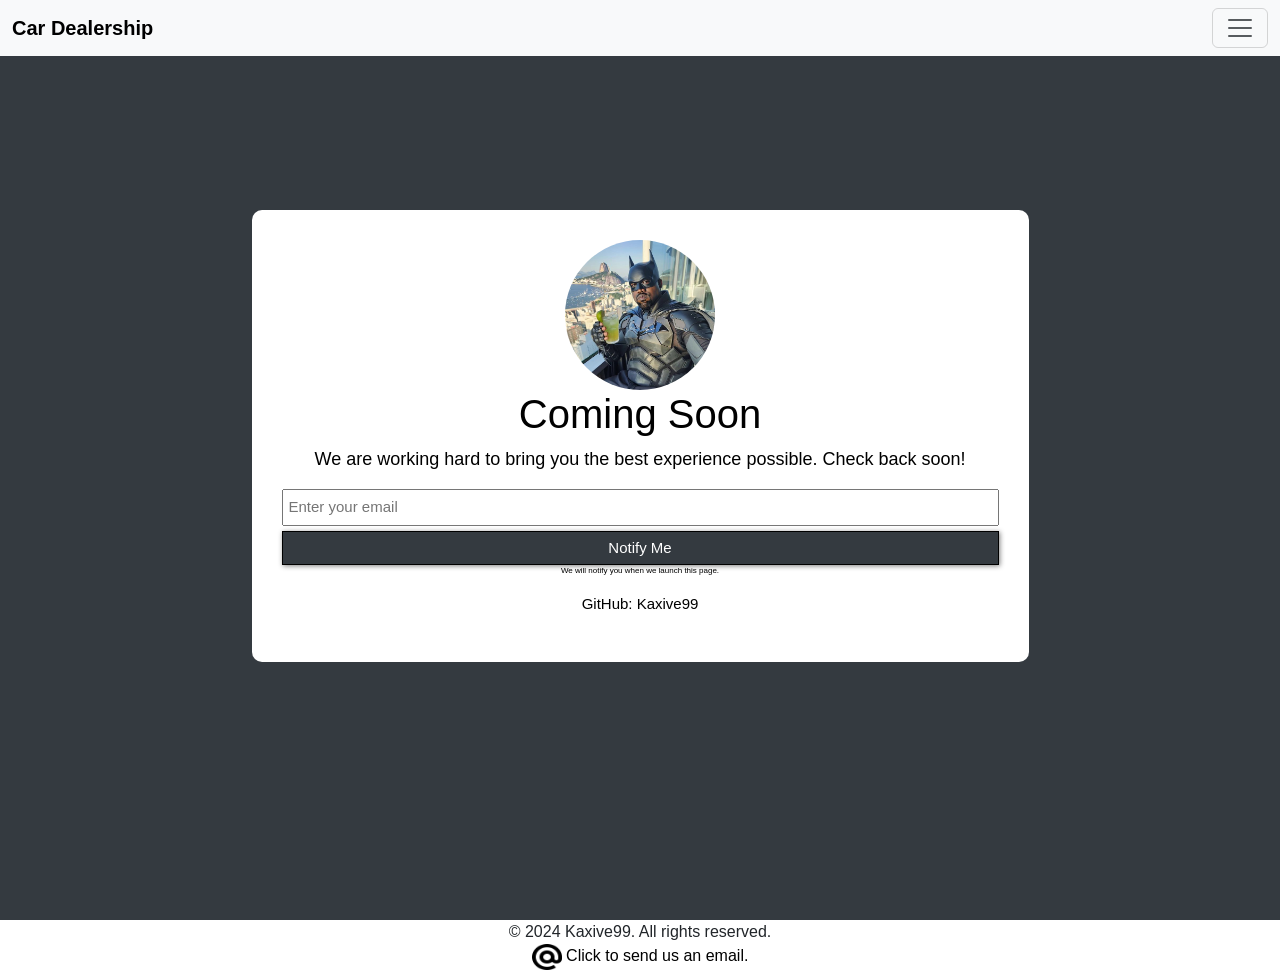
<file: aboutUs.html>
<!DOCTYPE html>
<html lang="en">
  <head>
    <meta charset="UTF-8" />
    <meta name="viewport" content="width=device-width, initial-scale=1.0" />
    <title>Cooming soon</title>

    <link
      href="https://cdn.jsdelivr.net/npm/bootstrap@5.3.3/dist/css/bootstrap.min.css"
      rel="stylesheet"
      integrity="sha384-QWTKZyjpPEjISv5WaRU9OFeRpok6YctnYmDr5pNlyT2bRjXh0JMhjY6hW+ALEwIH"
      crossorigin="anonymous"
    />
    <link rel="stylesheet" href="style.css" />
    <link rel="stylesheet" href="style2.css" />
  </head>
  <body>
    <header>
      <nav class="navbar bg-body-tertiary fixed-top">
        <div class="container-fluid">
          <a class="navbar-brand" href="homePage.html">
            <b> Car Dealership </b>
          </a>
          <button
            class="navbar-toggler"
            type="button"
            data-bs-toggle="offcanvas"
            data-bs-target="#offcanvasNavbar"
            aria-controls="offcanvasNavbar"
            aria-label="Toggle navigation"
          >
            <span class="navbar-toggler-icon"></span>
          </button>
          <div
            class="offcanvas offcanvas-end"
            tabindex="-1"
            id="offcanvasNavbar"
            aria-labelledby="offcanvasNavbarLabel"
          >
            <div class="offcanvas-header">
              <h5 class="offcanvas-title" id="offcanvasNavbarLabel">
                Car Dealer <br> Managed by Kaxive99
              </h5>
              <button
                type="button"
                class="btn-close"
                data-bs-dismiss="offcanvas"
                aria-label="Close"
              ></button>
            </div>
            <div class="offcanvas-body">
              <ul class="navbar-nav justify-content-end flex-grow-1 pe-3">
                <li class="nav-item">
                  <a
                    class="nav-link active"
                    aria-current="page"
                    href="homePage.html"
                    >Home</a
                  >
                </li>
                <li class="nav-item">
                  <a class="nav-link" href="aboutUs.html">About Us</a>
                </li>
              </form>
            </div>
          </div>
        </div>
      </nav>
    </header>
    <main>
      <div class="container">
        <div class="content">
          <img src="YE.jpg" alt="" />
          <h1>Coming Soon</h1>
          <p>
            We are working hard to bring you the best experience possible. Check
            back soon!
          </p>
          <form action="">
            <label id="notify-form" for="notify">
              <input type="email" name="" placeholder="Enter your email" />
              <button type="submit">Notify Me</button>
              <p class="notify-message">
                We will notify you when we launch this page.
              </p>
              <address>
                GitHub: <a href="https://github.com/Kaxive99">Kaxive99</a>
              </address>
            </label>
          </form>
        </div>
      </div>
    </main>
    <footer>
      <address>
        <p>
          &copy; 2024 Kaxive99. All rights reserved.
          <br />
           <a href="mailto:sharma.eric1@gmail.com<EMAIL>">
            <img src="at.png" alt="Logo" width="30" height="26" />

               Click to send us an email. </b>
          </a>
        </p>
      </address>
    </footer>

    <script
      src="https://cdn.jsdelivr.net/npm/@popperjs/core@2.11.8/dist/umd/popper.min.js"
      integrity="sha384-I7E8VVD/ismYTF4hNIPjVp/Zjvgyol6VFvRkX/vR+Vc4jQkC+hVqc2pM8ODewa9r"
      crossorigin="anonymous"
    ></script>
    <script
      src="https://cdn.jsdelivr.net/npm/bootstrap@5.3.3/dist/js/bootstrap.min.js"
      integrity="sha384-0pUGZvbkm6XF6gxjEnlmuGrJXVbNuzT9qBBavbLwCsOGabYfZo0T0to5eqruptLy"
      crossorigin="anonymous"
    ></script>
  </body>
</html>
</file>
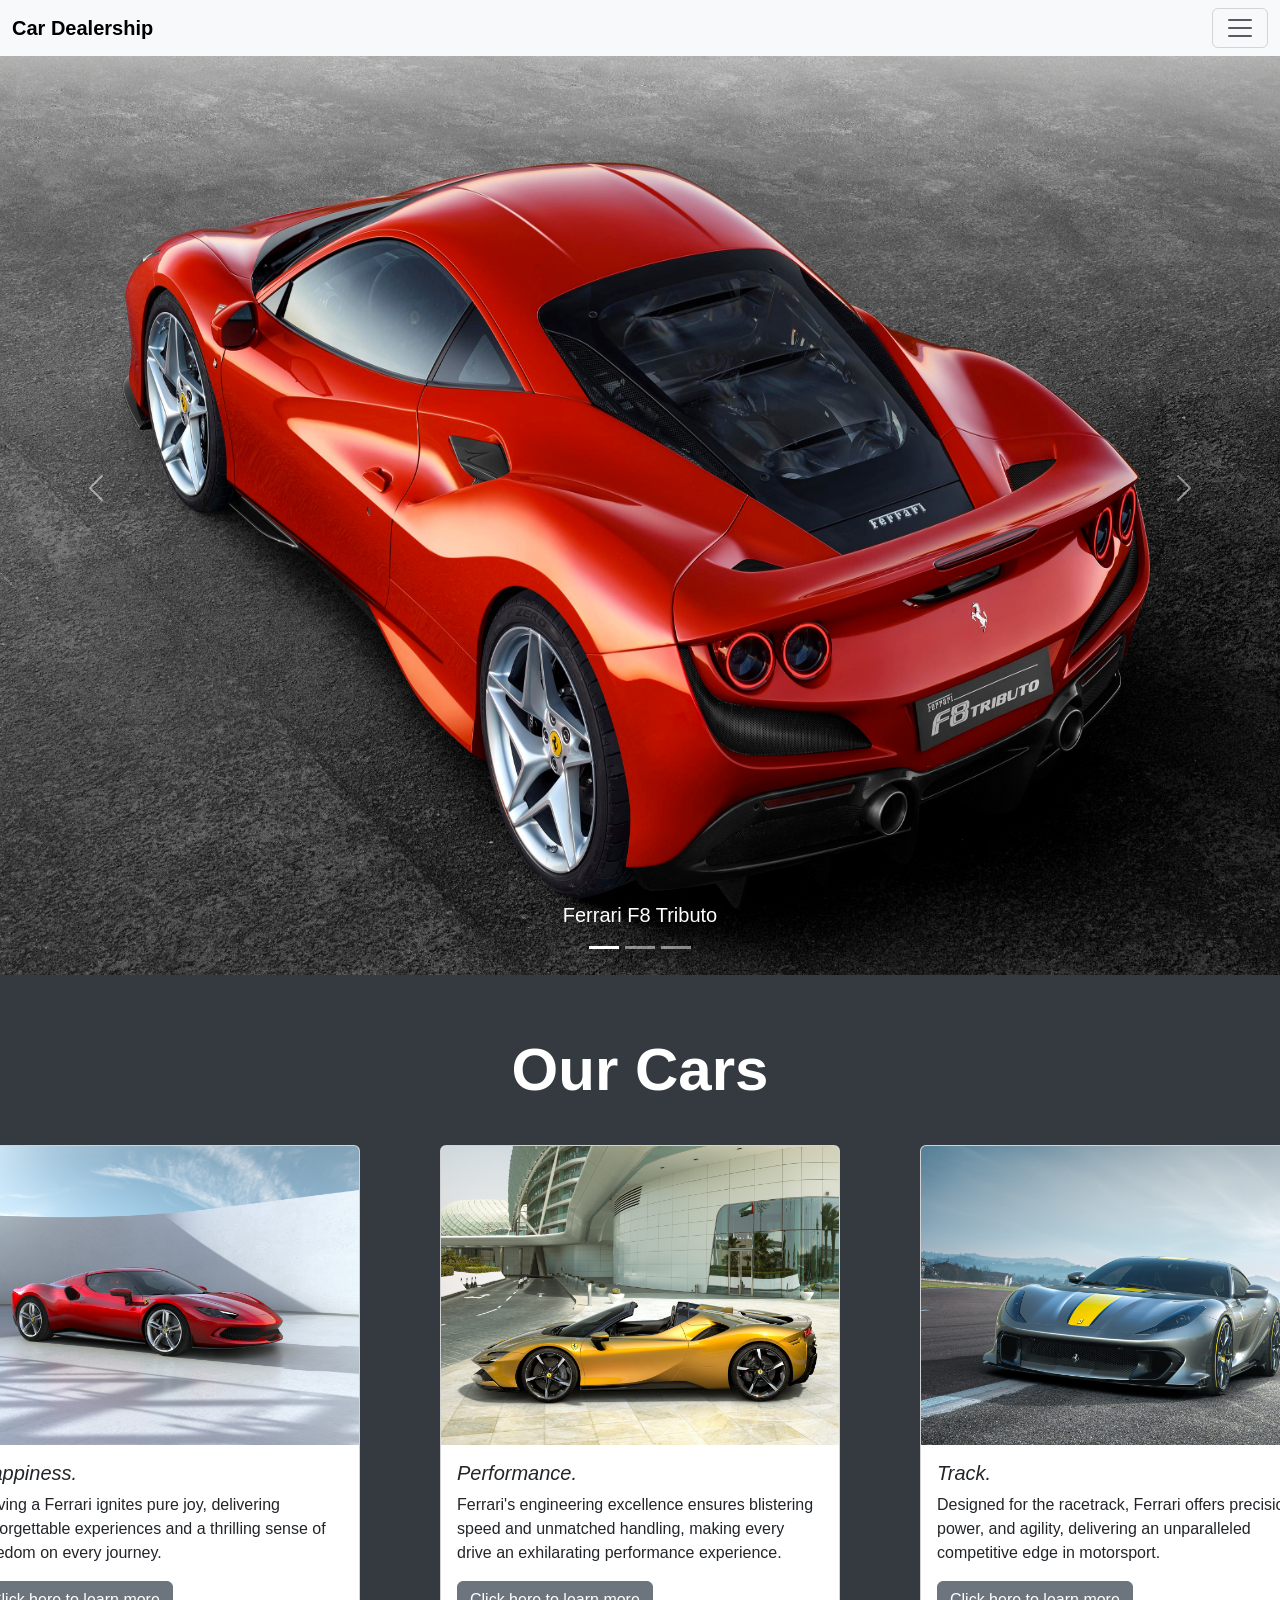
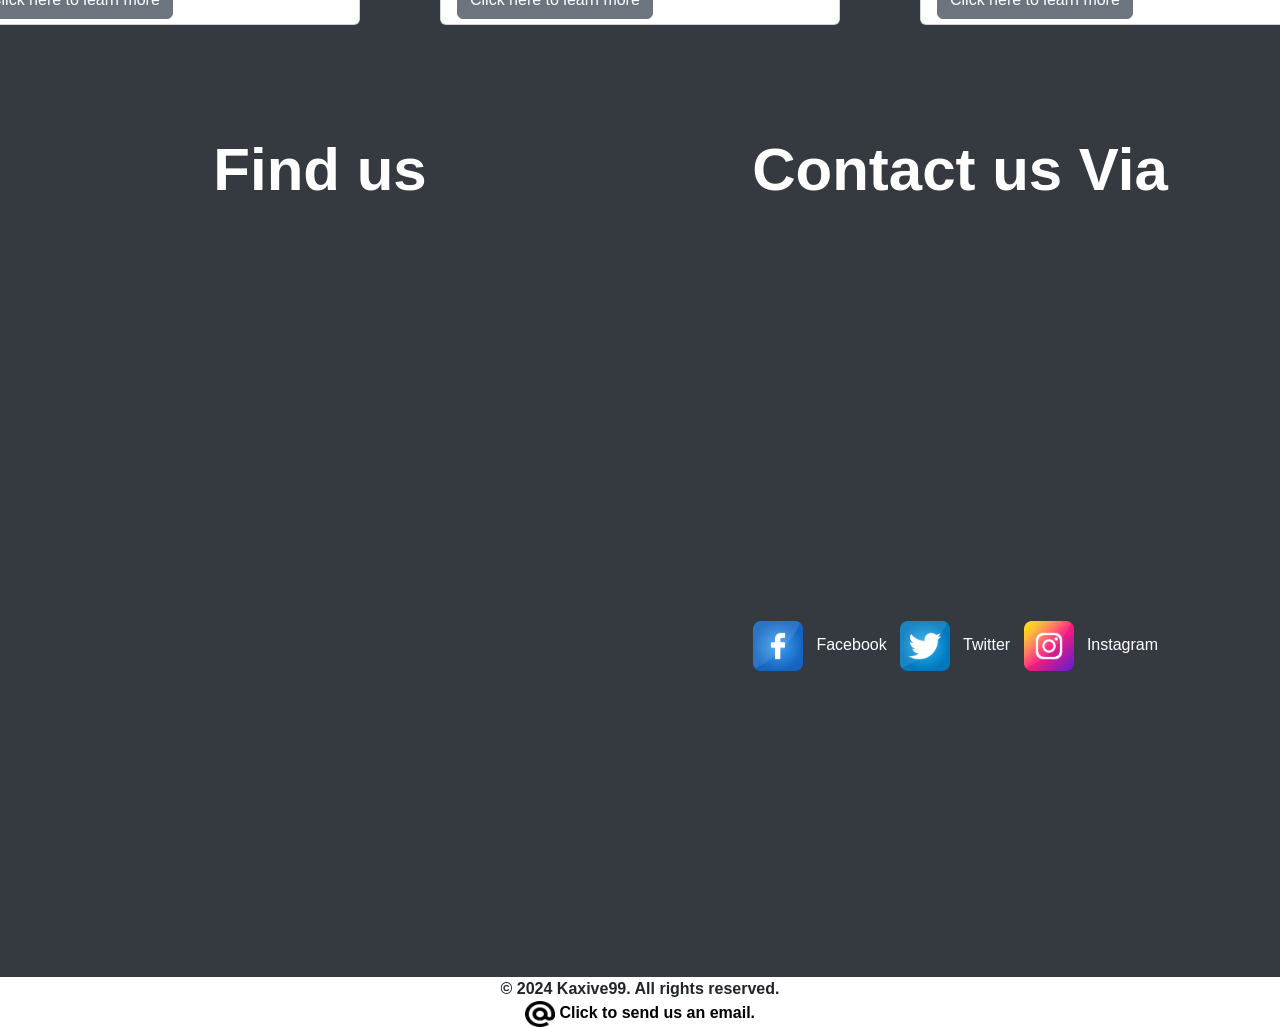
<file: homePage.html>
<!DOCTYPE html>
<html lang="en">
  <head>
    <meta charset="UTF-8" />
    <meta name="viewport" content="width=device-width, initial-scale=1.0" />
    <title>Car Dealership</title>

    <link
      href="https://cdn.jsdelivr.net/npm/bootstrap@5.3.3/dist/css/bootstrap.min.css"
      rel="stylesheet"
      integrity="sha384-QWTKZyjpPEjISv5WaRU9OFeRpok6YctnYmDr5pNlyT2bRjXh0JMhjY6hW+ALEwIH"
      crossorigin="anonymous"
    />
    <link rel="stylesheet" href="style.css" />
  </head>
  <body>
    <header>
      <nav class="navbar bg-body-tertiary fixed-top">
  <div class="container-fluid">
    <a class="navbar-brand" href="homePage.html">
    <b>
      Car Dealership 
    </b>
    </a>
    <button class="navbar-toggler" type="button" data-bs-toggle="offcanvas" data-bs-target="#offcanvasNavbar" aria-controls="offcanvasNavbar" aria-label="Toggle navigation">
      <span class="navbar-toggler-icon"></span>
    </button>
    <div class="offcanvas offcanvas-end" tabindex="-1" id="offcanvasNavbar" aria-labelledby="offcanvasNavbarLabel">
      <div class="offcanvas-header">
        <h5 class="offcanvas-title" id="offcanvasNavbarLabel">Car Dealer <br> Managed by Kaxive99</h5>
        <button type="button" class="btn-close" data-bs-dismiss="offcanvas" aria-label="Close"></button>
      </div>
      <div class="offcanvas-body">
        <ul class="navbar-nav justify-content-end flex-grow-1 pe-3">
          <li class="nav-item">
            <a class="nav-link active" aria-current="page" href="homePage.html">Home</a>
          </li>
          <li class="nav-item">
            <a class="nav-link" href="aboutUs.html">About Us</a>
          </li>
          <li class="nav-item dropdown">
            <a class="nav-link dropdown-toggle" href="#" role="button" data-bs-toggle="dropdown" aria-expanded="false">
              Pins
            </a>
            <ul class="dropdown-menu">
              <li><a class="dropdown-item" href="#stock">Our fleet</a></li>
              <li><a class="dropdown-item" href="#find">Find us</a></li>
             
              
            </ul>
          </li>
        </ul>
        <form class="d-flex mt-3" role="search">
          <input class="form-control me-2" type="search" placeholder="Search" aria-label="Search">
          <button class="btn btn-outline-success" type="submit">Search</button>
        </form>
      </div>
    </div>
  </div>
</nav>
    </header>

    <section>
     <div id="carouselExampleCaptions" class="carousel slide">
  <div class="carousel-indicators">
    <button type="button" data-bs-target="#carouselExampleCaptions" data-bs-slide-to="0" class="active" aria-current="true" aria-label="Slide 1"></button>
    <button type="button" data-bs-target="#carouselExampleCaptions" data-bs-slide-to="1" aria-label="Slide 2"></button>
    <button type="button" data-bs-target="#carouselExampleCaptions" data-bs-slide-to="2" aria-label="Slide 3"></button>
  </div>
  <div class="carousel-inner">
    <div class="carousel-item active">
      <img src="9.jpg" class="d-block w-100"style="height: 975px;"alt="Ferrari F8 Tributo">
      <div class="carousel-caption d-none d-md-block" style="color: rgb(255, 255, 255); font-size: 40px;">
        <h5>Ferrari F8 Tributo</h5>
      
      </div>
    </div>
    <div class="carousel-item">
      <img src="13.jpg" class="d-block w-100" style="height: 975px;" alt="Ferrari F8 Tributo">
      <div class="carousel-caption d-none d-md-block" style="color: rgb(255, 255, 255); font-size: 40px;">
        <h5>Ferrari F8 Tributo</h5>
       
      </div>
    </div>
    <div class="carousel-item">
      <img src="14.jpg" class="d-block w-100" style="height: 975px;" alt="Ferrari F8 Tributo">
      <div class="carousel-caption d-none d-md-block" style="color: rgb(255, 255, 255); font-size: 40px;">
        <h5>Ferrari F8 Tributo</h5>
     
      </div>
    </div>
  </div>
  <button class="carousel-control-prev" type="button" data-bs-target="#carouselExampleCaptions" data-bs-slide="prev">
    <span class="carousel-control-prev-icon" aria-hidden="true"></span>
    <span class="visually-hidden">Previous</span>
  </button>
  <button class="carousel-control-next" type="button" data-bs-target="#carouselExampleCaptions" data-bs-slide="next">
    <span class="carousel-control-next-icon" aria-hidden="true"></span>
    <span class="visually-hidden">Next</span>
  </button>
</div>
    </section> 
    <div  id="stock" style="margin-bottom: 0px; padding: 0; margin-top: 50px;">
      <p style="font-weight: bold; font-size:  60px; text-align: center; color: white; " >Our Cars</p>
    </div>
    <section>
      <div class="cards">
        <div class="card1">
          <div class="card" style="width: 25rem; height: 30rem">
            <img src="10.jfif" class="card-img-top" alt="..." />
            <div class="card-body">
              <h5 class="card-title"> <i>Happiness.</i></h5>
              <p class="card-text">
               Driving a Ferrari ignites pure joy, delivering unforgettable experiences and a thrilling sense of freedom on every journey.
              </p>
              <a href="aboutUs.html" class="btn btn-secondary">Click here to learn more</a>
            </div>
          </div>
        </div>
        <div class="card2">
          <div class="card" style="width: 25rem; height: 30rem">
            <img src="11.jfif" class="card-img-top" alt="..." />
            <div class="card-body">
              <h5 class="card-title"> <i>Performance.</i></h5>
              <p class="card-text">
               Ferrari's engineering excellence ensures blistering speed and unmatched handling, making every drive an exhilarating performance experience.
              </p>
              <a href="aboutUs.html" class="btn btn-secondary">Click here to learn more</a>
            </div>
          </div>
        </div>
        <div class="card3">
          <div class="card" style="width: 25rem; height: 30rem">
            <img src="12.jfif" class="card-img-top" alt="..." />
            <div class="card-body">
              <h5 class="card-title"><i>Track.</i></h5>
              <p class="card-text">
              Designed for the racetrack, Ferrari offers precision, power, and agility, delivering an unparalleled competitive edge in motorsport.
              </p>
              <a href="aboutUs.html" class="btn btn-secondary">Click here to learn more</a>
            </div>
          </div>
        </div>
      </div>
    </section>
    <section >
      <div class="map">
        <div class="div1" style="margin-top: 50px;">
          <p id="find" style="font-weight: bold; font-size:  60px; text-align: center; color: white; margin-top: 50px;">Find us</p>
        </div>
        <div class="div2" style="margin-top: 50px;">
          <p style="font-weight: bold; font-size: 60px; text-align: center; color: white; margin-top: 50px; margin-bottom: 0px;">Contact us Via</p>
          
        </div>
        <div class="div3">
        <iframe src="https://www.google.com/maps/embed?pb=!1m14!1m8!1m3!1d13592574.211358117!2d-105.172124!3d33.721896!3m2!1i1024!2i768!4f13.1!3m3!1m2!1s0x89e4807131b654f1%3A0xd73f1e13e42d3414!2sFerrari%20of%20New%20England!5e0!3m2!1spl!2spl!4v1729023856729!5m2!1spl!2spl" width="794" height="614" style="border:0;" allowfullscreen="" loading="lazy" referrerpolicy="no-referrer-when-downgrade"></iframe>
        </div>
        <div class="div4">
          <div class="media">
            <a href=""><img src="facebook.png" alt="Logo" width="50" height="50" /> &nbsp Facebook &nbsp</a>
            <a href=""><img src="twitter.png" alt="Logo" width="50" height="50" /> &nbsp Twitter &nbsp</a>
            <a href=""><img src="instagram.png" alt="Logo" width="50" height="50" /> &nbsp Instagram &nbsp</a>
          </div>
        </div>
        
      </div>
    </section>
    <section>
          <div class="contact">
            </div>
         
        </section>
       <footer>
      <address>
        <p>
          <b>
          &copy; 2024 Kaxive99. All rights reserved.
          <br />
          <a href="mailto:sharma.eric1@gmail.com<EMAIL>">
            <img src="at.png" alt="Logo" width="30" height="26" />

               Click to send us an email. </b>
          </a>
        </p>
      </address>
    </footer>
    <script>
    </script>
    <script
      src="https://cdn.jsdelivr.net/npm/@popperjs/core@2.11.8/dist/umd/popper.min.js"
      integrity="sha384-I7E8VVD/ismYTF4hNIPjVp/Zjvgyol6VFvRkX/vR+Vc4jQkC+hVqc2pM8ODewa9r"
      crossorigin="anonymous"
    ></script>
    <script
      src="https://cdn.jsdelivr.net/npm/bootstrap@5.3.3/dist/js/bootstrap.min.js"
      integrity="sha384-0pUGZvbkm6XF6gxjEnlmuGrJXVbNuzT9qBBavbLwCsOGabYfZo0T0to5eqruptLy"
      crossorigin="anonymous"
    ></script>
  </body>
</html>
</file>
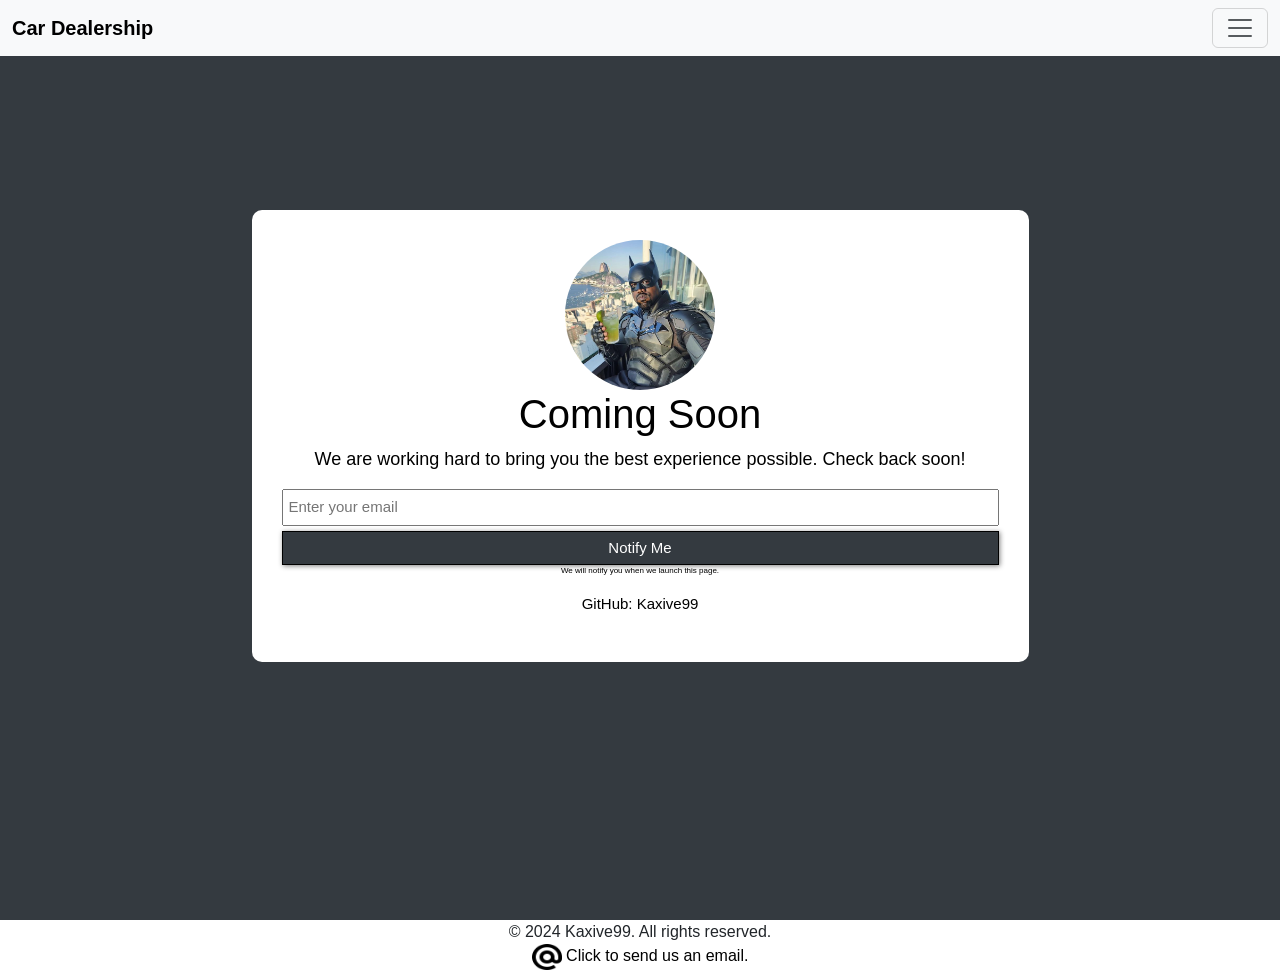
<file: webPage/aboutUs.html>
<!DOCTYPE html>
<html lang="en">
  <head>
    <meta charset="UTF-8" />
    <meta name="viewport" content="width=device-width, initial-scale=1.0" />
    <title>Document</title>

    <link
      href="https://cdn.jsdelivr.net/npm/bootstrap@5.3.3/dist/css/bootstrap.min.css"
      rel="stylesheet"
      integrity="sha384-QWTKZyjpPEjISv5WaRU9OFeRpok6YctnYmDr5pNlyT2bRjXh0JMhjY6hW+ALEwIH"
      crossorigin="anonymous"
    />
    <link rel="stylesheet" href="style.css" />
    <link rel="stylesheet" href="style2.css" />
  </head>
  <body>
    <header>
      <nav class="navbar bg-body-tertiary fixed-top">
        <div class="container-fluid">
          <a class="navbar-brand" href="homePage.html">
            <b> Car Dealership </b>
          </a>
          <button
            class="navbar-toggler"
            type="button"
            data-bs-toggle="offcanvas"
            data-bs-target="#offcanvasNavbar"
            aria-controls="offcanvasNavbar"
            aria-label="Toggle navigation"
          >
            <span class="navbar-toggler-icon"></span>
          </button>
          <div
            class="offcanvas offcanvas-end"
            tabindex="-1"
            id="offcanvasNavbar"
            aria-labelledby="offcanvasNavbarLabel"
          >
            <div class="offcanvas-header">
              <h5 class="offcanvas-title" id="offcanvasNavbarLabel">
                Car Dealer <br> Managed by Kaxive99
              </h5>
              <button
                type="button"
                class="btn-close"
                data-bs-dismiss="offcanvas"
                aria-label="Close"
              ></button>
            </div>
            <div class="offcanvas-body">
              <ul class="navbar-nav justify-content-end flex-grow-1 pe-3">
                <li class="nav-item">
                  <a
                    class="nav-link active"
                    aria-current="page"
                    href="homePage.html"
                    >Home</a
                  >
                </li>
                <li class="nav-item">
                  <a class="nav-link" href="aboutUs.html">About Us</a>
                </li>
              </form>
            </div>
          </div>
        </div>
      </nav>
    </header>
    <main>
      <div class="container">
        <div class="content">
          <img src="YE.jpg" alt="" />
          <h1>Coming Soon</h1>
          <p>
            We are working hard to bring you the best experience possible. Check
            back soon!
          </p>
          <form action="">
            <label id="notify-form" for="notify">
              <input type="email" name="" placeholder="Enter your email" />
              <button type="submit">Notify Me</button>
              <p class="notify-message">
                We will notify you when we launch this page.
              </p>
              <address>
                GitHub: <a href="https://github.com/Kaxive99">Kaxive99</a>
              </address>
            </label>
          </form>
        </div>
      </div>
    </main>
    <footer>
      <address>
        <p>
          &copy; 2024 Kaxive99. All rights reserved.
          <br />
           <a href="mailto:sharma.eric1@gmail.com<EMAIL>">
            <img src="at.png" alt="Logo" width="30" height="26" />

               Click to send us an email. </b>
          </a>
        </p>
      </address>
    </footer>

    <script
      src="https://cdn.jsdelivr.net/npm/@popperjs/core@2.11.8/dist/umd/popper.min.js"
      integrity="sha384-I7E8VVD/ismYTF4hNIPjVp/Zjvgyol6VFvRkX/vR+Vc4jQkC+hVqc2pM8ODewa9r"
      crossorigin="anonymous"
    ></script>
    <script
      src="https://cdn.jsdelivr.net/npm/bootstrap@5.3.3/dist/js/bootstrap.min.js"
      integrity="sha384-0pUGZvbkm6XF6gxjEnlmuGrJXVbNuzT9qBBavbLwCsOGabYfZo0T0to5eqruptLy"
      crossorigin="anonymous"
    ></script>
  </body>
</html>
</file>
<file: style.css>
body {
  font-family: Arial, sans-serif;
  font-size: 16px;
  background-color: #343a40;
  overflow-x: hidden;
}
.carouselSize {
  width: 100%;
  height: 70%;
  display: flex;
  justify-content: flex-start;
  align-items: center;
  margin-top: 55px;
}

.carousel img {
  width: 600px;
  height: 400px;
}
.cards {
  display: flex;
  margin-top: 30px;
  gap: 80px;
  justify-content: center;
  align-items: center;
}

footer {
  margin-top: 20px;
  text-align: center;
  background-color: white;
  height: 50px;
  bottom: 0;
}
a {
  text-decoration: none;
  color: black;
}

.flex-end {
  display: flex;
  align-items: center;
  justify-content: flex-end;
}

nav {
  color: black;
  font-size: 20px;
}

.map {
  display: grid;
  grid-template-columns: repeat(6, 1fr);
  grid-template-rows: repeat(3, 1fr);
  grid-column-gap: 0px;
  grid-row-gap: 0px;
}

.div1 {
  height: 150px;
  grid-area: 1 / 1 / 2 / 4;
}
.div2 {
  height: 150px;
  grid-area: 1 / 4 / 2 / 7;
}
.div3 {
  padding-left: 80px;
  grid-area: 2 / 1 / 4 / 4;
}

.div4 {
  display: flex;
  justify-content: center;
  align-items: center;
  grid-area: 2 / 4 / 4 / 7;
}
.div4 a {
  gap: 10px;
  color: white;
}
</file>
<file: style2.css>
main body {
  background-color: azure;
  margin: 0;
  padding: 0;
  font-family: Arial, sans-serif;
  height: 100vh;
  overflow: hidden;
}
main .container {
  display: flex;
  justify-content: center;
  align-items: center;
  height: 100vh;
  padding: 15px;
}
main .content {
  text-align: center;
  color: black;
  border-radius: 10px;
  font-size: 15px;
  margin-top: 10%;
  padding: 2mm;
  background-color: white;
  padding: 30px;
  width: 70%;
  margin-bottom: 12.5%;
  position: relative;
}
main img {
  width: 150px;
  height: 150px;
  border-radius: 100%;
  object-fit: cover;
}
main p {
  font-size: large;
}
main label {
  display: flex;
  flex-direction: column;
}
main input[type="email"] {
  padding: 5px;
}
main button {
  cursor: grab;
  padding: 5px;
  border: 1px solid black;
  color: white;
  background-color: #343a40;
  margin-top: 5px;
  transition: 0.5s;
  box-shadow: 1px 1px 5px grey;
}
main button:hover {
  transition: all 0.5s ease-in-out;
  transform: scale(1.1);
}
main .notify-message {
  font-size: 8px;
}
</file>
<file: webPage/style.css>
body {
  font-family: Arial, sans-serif;
  font-size: 16px;
  background-color: #343a40;
  overflow-x: hidden;
}
.carouselSize {
  width: 100%;
  height: 70%;
  display: flex;
  justify-content: flex-start;
  align-items: center;
  margin-top: 55px;
}

.carousel img {
  width: 600px;
  height: 400px;
}
.cards {
  display: flex;
  margin-top: 30px;
  gap: 80px;
  justify-content: center;
  align-items: center;
}

footer {
  margin-top: 20px;
  text-align: center;
  background-color: white;
  height: 50px;
  bottom: 0;
}
a {
  text-decoration: none;
  color: black;
}

.flex-end {
  display: flex;
  align-items: center;
  justify-content: flex-end;
}

nav {
  color: black;
  font-size: 20px;
}

.map {
  display: grid;
  grid-template-columns: repeat(6, 1fr);
  grid-template-rows: repeat(3, 1fr);
  grid-column-gap: 0px;
  grid-row-gap: 0px;
}

.div1 {
  height: 150px;
  grid-area: 1 / 1 / 2 / 4;
}
.div2 {
  height: 150px;
  grid-area: 1 / 4 / 2 / 7;
}
.div3 {
  padding-left: 80px;
  grid-area: 2 / 1 / 4 / 4;
}

.div4 {
  display: flex;
  justify-content: center;
  align-items: center;
  grid-area: 2 / 4 / 4 / 7;
}
.div4 a {
  gap: 10px;
  color: white;
}
</file>
<file: webPage/style2.css>
main body {
  background-color: azure;
  margin: 0;
  padding: 0;
  font-family: Arial, sans-serif;
  height: 100vh;
  overflow: hidden;
}
main .container {
  display: flex;
  justify-content: center;
  align-items: center;
  height: 100vh;
  padding: 15px;
}
main .content {
  text-align: center;
  color: black;
  border-radius: 10px;
  font-size: 15px;
  margin-top: 10%;
  padding: 2mm;
  background-color: white;
  padding: 30px;
  width: 70%;
  margin-bottom: 12.5%;
  position: relative;
}
main img {
  width: 150px;
  height: 150px;
  border-radius: 100%;
  object-fit: cover;
}
main p {
  font-size: large;
}
main label {
  display: flex;
  flex-direction: column;
}
main input[type="email"] {
  padding: 5px;
}
main button {
  cursor: grab;
  padding: 5px;
  border: 1px solid black;
  color: white;
  background-color: #343a40;
  margin-top: 5px;
  transition: 0.5s;
  box-shadow: 1px 1px 5px grey;
}
main button:hover {
  transition: all 0.5s ease-in-out;
  transform: scale(1.1);
}
main .notify-message {
  font-size: 8px;
}
</file>
